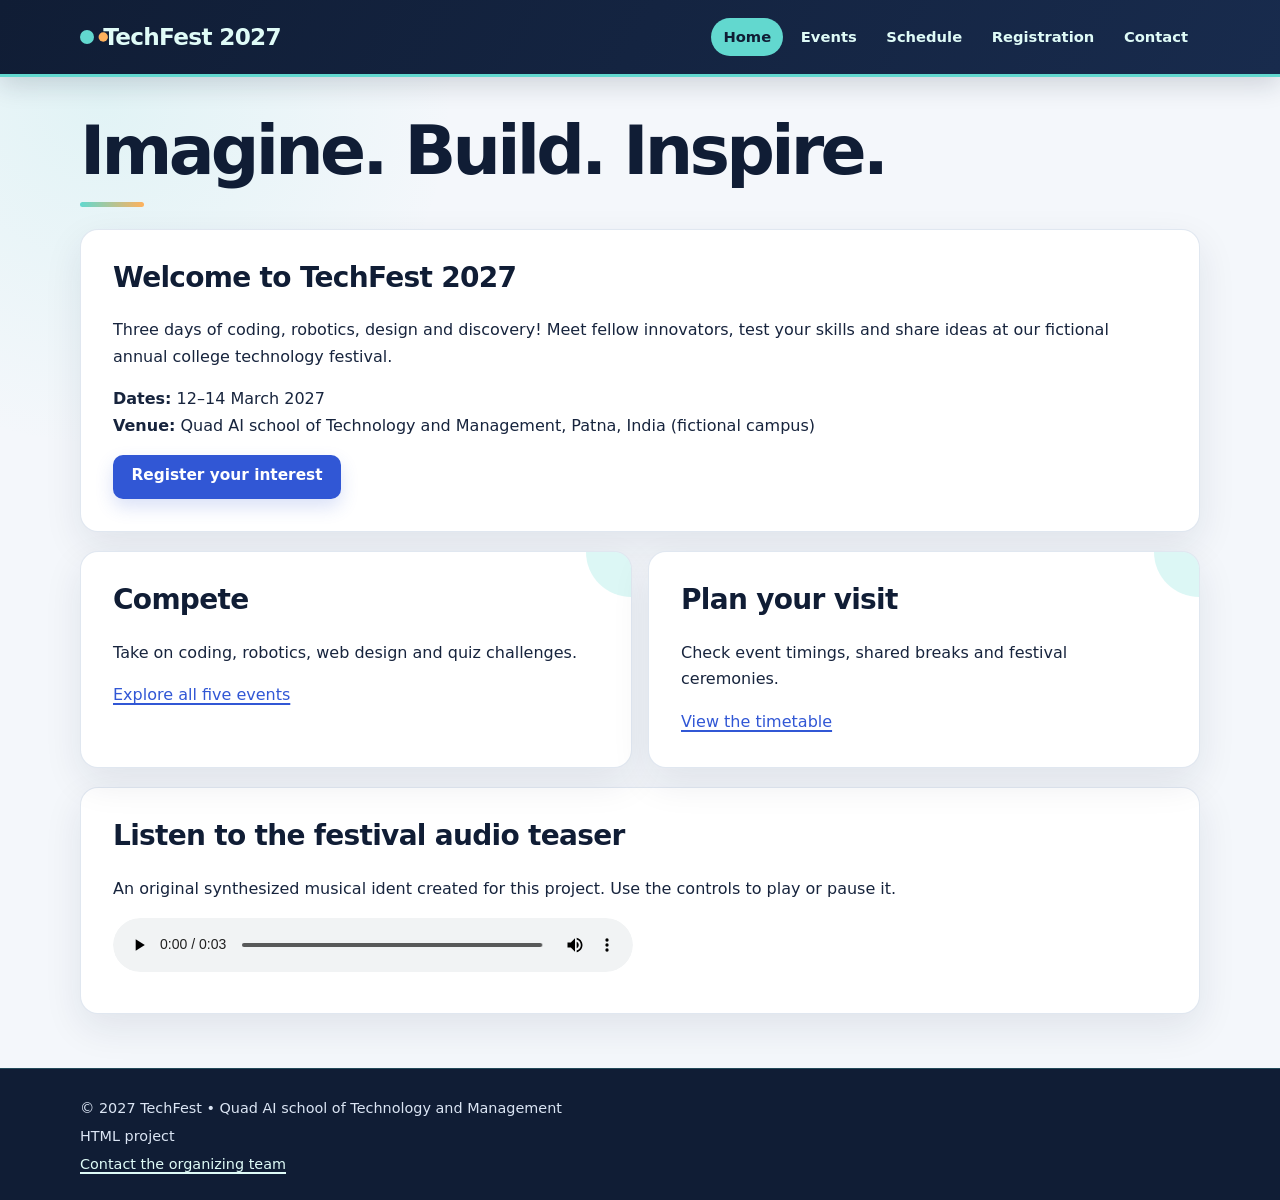
<file: Techfest/index.html>
<!doctype html>
<html lang="en">
  <head>
    <meta charset="UTF-8" />
    <meta name="viewport" content="width=device-width, initial-scale=1" />
    <meta
      name="description"
      content="TechFest 2027"
    />
    <title>Home | TechFest 2027</title>
    <link rel="icon" href="assets/festival.svg" type="image/svg+xml" />
    <link rel="stylesheet" href="assets/style.css" />
    <script src="assets/script.js" defer></script>
  </head>
  <body>
    <a class="skip" href="#main">Skip to main content</a>
    <header>
      <a class="brand" href="index.html">TechFest 2027</a>
      <nav aria-label="Main navigation">
        <ul>
          <li><a href="index.html" aria-current="page">Home</a></li>
          <li><a href="events.html">Events</a></li>
          <li><a href="schedule.html">Schedule</a></li>
          <li><a href="register.html">Registration</a></li>
          <li><a href="contact.html">Contact</a></li>
        </ul>
      </nav>
    </header>
    <main id="main">
      <h1>Imagine. Build. Inspire.</h1>
      <section>
        <h2>Welcome to TechFest 2027</h2>
        <p>
          Three days of coding, robotics, design and discovery! Meet fellow
          innovators, test your skills and share ideas at our fictional annual
          college technology festival.
        </p>
        <p>
          <strong>Dates:</strong> 12–14 March 2027<br /><strong>Venue:</strong>
          Quad AI school of Technology and Management, Patna, India (fictional campus)
        </p>
        <a class="button" href="register.html">Register your interest</a>
      </section>
      <div class="grid">
        <section>
          <h2>Compete</h2>
          <p>Take on coding, robotics, web design and quiz challenges.</p>
          <a href="events.html">Explore all five events</a>
        </section>
        <section>
          <h2>Plan your visit</h2>
          <p>Check event timings, shared breaks and festival ceremonies.</p>
          <a href="schedule.html">View the timetable</a>
        </section>
      </div>
      <section>
        <h2>Listen to the festival audio teaser</h2>
        <p>
          An original synthesized musical ident created for this project. Use
          the controls to play or pause it.
        </p>
        <audio controls preload="metadata">
          <source src="assets/teaser.wav" type="audio/wav" />
          Your browser does not support embedded audio.
          <a href="assets/teaser.wav">Download the audio teaser</a>.
        </audio>
      </section>
    </main>
    <footer>
      <p>© 2027 TechFest • Quad AI school of Technology and Management</p>
      <p>HTML project</p>
      <a href="contact.html">Contact the organizing team</a>
    </footer>
  </body>
</html>
</file>
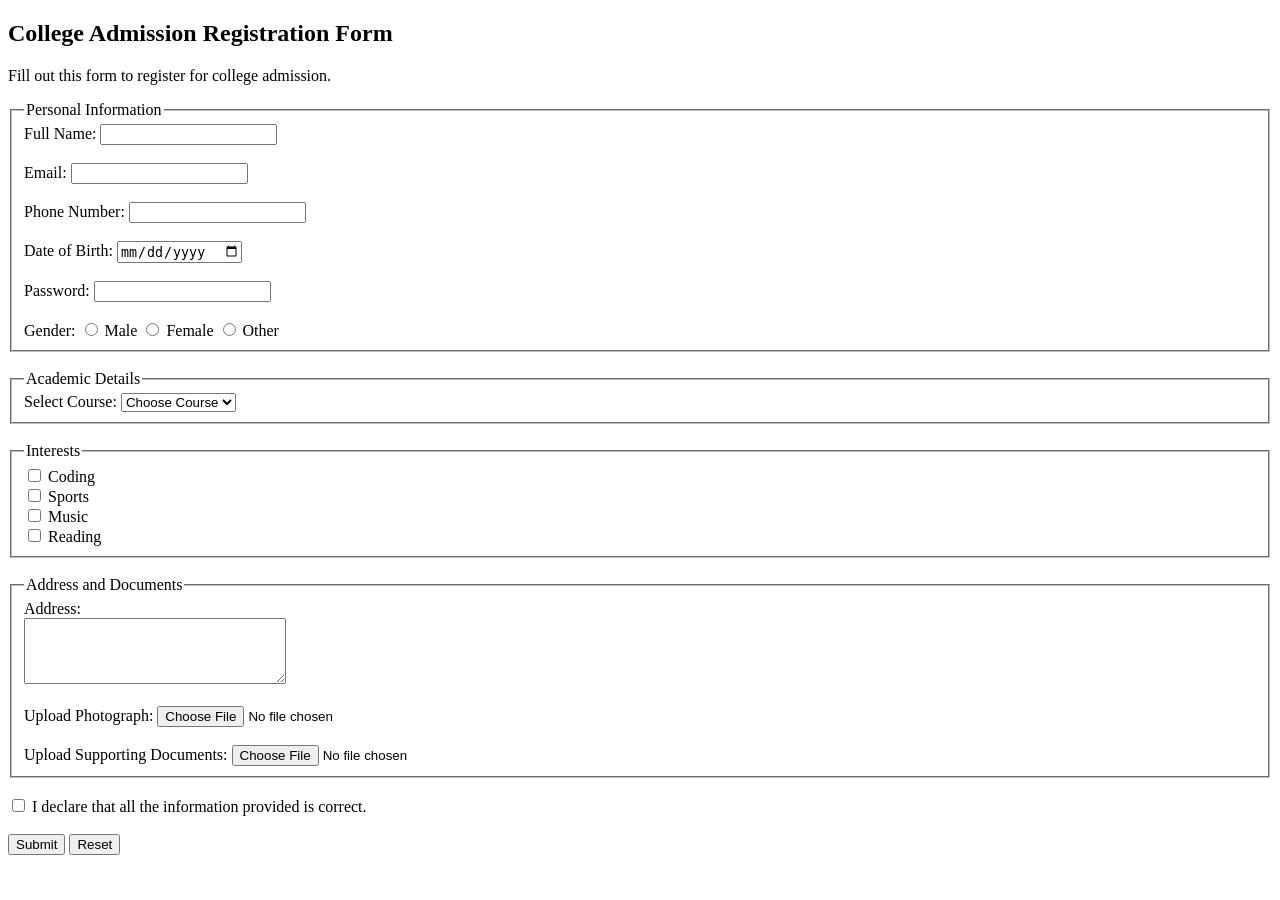
<file: Admission_form.html>
<!DOCTYPE html>
<html lang="en">
<head>
    <meta charset="UTF-8">
    <meta name="viewport" content="width=device-width, initial-scale=1.0">
    <title>Collage Admission Form</title>
</head>
<body>
    <h2>College Admission Registration Form</h2>
    <p>Fill out this form to register for college admission.</p>

    <form>

        <fieldset>
            <legend>Personal Information</legend>

            Full Name:
            <input type="text" name="fullname" required>
            <br><br>

            Email:
            <input type="email" name="email" required>
            <br><br>

            Phone Number:
            <input type="tel" name="phone" required>
            <br><br>

            Date of Birth:
            <input type="date" name="dob" required>
            <br><br>

            Password:
            <input type="password" name="password" required>
            <br><br>

            Gender:
            <input type="radio" name="gender" value="Male"> Male
            <input type="radio" name="gender" value="Female"> Female
            <input type="radio" name="gender" value="Other"> Other

        </fieldset>

        <br>

        <fieldset>
            <legend>Academic Details</legend>

            Select Course:
            <select name="course" required>
                <option value="">Choose Course</option>
                <option>B.Tech CSE</option>
                <option>B.Tech AI/ML</option>
                <option>BBA</option>
                <option>BCA</option>
            </select>

        </fieldset>

        <br>

        <fieldset>
            <legend>Interests</legend>

            <input type="checkbox" name="interest" value="Coding"> Coding
            <br>
            <input type="checkbox" name="interest" value="Sports"> Sports
            <br>
            <input type="checkbox" name="interest" value="Music"> Music
            <br>
            <input type="checkbox" name="interest" value="Reading"> Reading

        </fieldset>

        <br>

        <fieldset>
            <legend>Address and Documents</legend>

            Address:
            <br>
            <textarea name="address" rows="4" cols="30"></textarea>
            <br><br>

            Upload Photograph:
            <input type="file" name="photo">
            <br><br>

            Upload Supporting Documents:
            <input type="file" name="documents">

        </fieldset>

        <br>

        <input type="checkbox" name="declaration" required>
        I declare that all the information provided is correct.

        <br><br>

        <input type="submit" value="Submit">
        <input type="reset" value="Reset">

    </form>
</body>
</html>
</file>
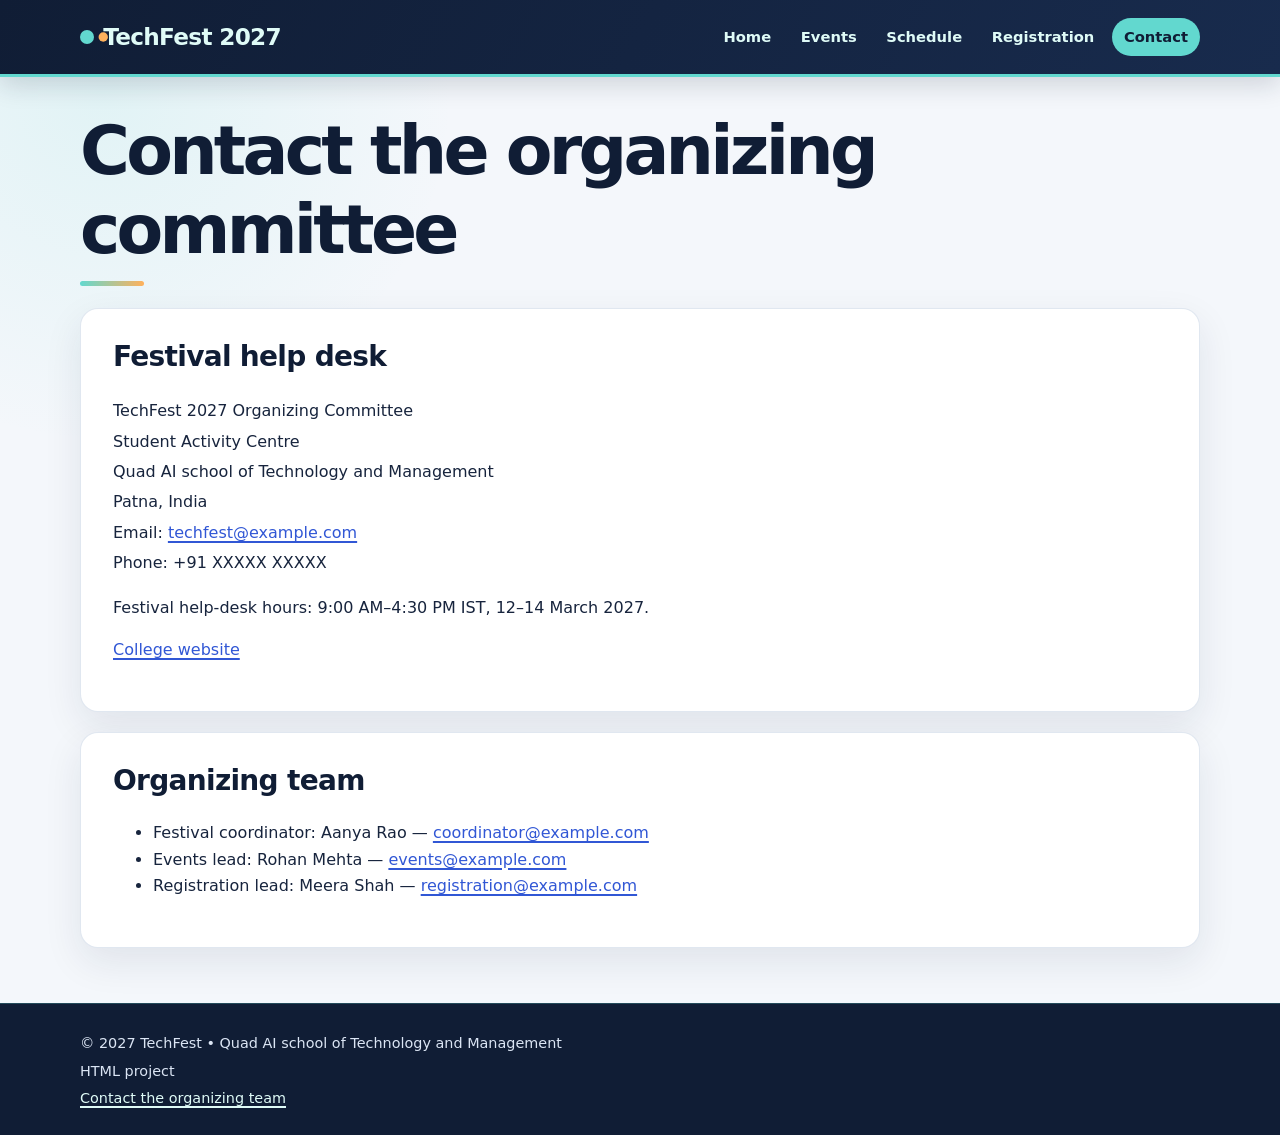
<file: Techfest/contact.html>
<!doctype html>
<html lang="en">
  <head>
    <meta charset="UTF-8" />
    <meta name="viewport" content="width=device-width, initial-scale=1" />
    <meta
      name="description"
      content="TechFest 2027 — a fictional college technology festival website."
    />
    <title>Contact | TechFest 2027</title>
    <link rel="icon" href="assets/festival.svg" type="image/svg+xml" />
    <link rel="stylesheet" href="assets/style.css" />
    <script src="assets/script.js" defer></script>
  </head>
  <body>
    <a class="skip" href="#main">Skip to main content</a>
    <header>
      <a class="brand" href="index.html">TechFest 2027</a>
      <nav aria-label="Main navigation">
        <ul>
          <li><a href="index.html">Home</a></li>
          <li><a href="events.html">Events</a></li>
          <li><a href="schedule.html">Schedule</a></li>
          <li><a href="register.html">Registration</a></li>
          <li><a href="contact.html" aria-current="page">Contact</a></li>
        </ul>
      </nav>
    </header>
    <main id="main">
      <h1>Contact the organizing committee</h1>
      <section>
        <h2>Festival help desk</h2>
        <address>
          TechFest 2027 Organizing Committee<br />Student Activity Centre<br />Quad AI school of Technology and Management<br />Patna, India<br />Email:
          <a href="mailto:techfest@example.com">techfest@example.com</a
          ><br />Phone: +91 XXXXX XXXXX
        </address>
        <p>Festival help-desk hours: 9:00 AM–4:30 PM IST, 12–14 March 2027.</p>
        <p>
          <a
            href="https://www.quadcse.com/"
            target="_blank"
            rel="noopener noreferrer"
            >College website</a
          >
        </p>
      </section>
      <section>
        <h2>Organizing team</h2>
        <ul>
          <li>
            Festival coordinator: Aanya Rao —
            <a href="mailto:coordinator@example.com">coordinator@example.com</a>
          </li>
          <li>
            Events lead: Rohan Mehta —
            <a href="mailto:events@example.com">events@example.com</a>
          </li>
          <li>
            Registration lead: Meera Shah —
            <a href="mailto:registration@example.com"
              >registration@example.com</a
            >
          </li>
        </ul>
      </section>
    </main>
    <footer>
      <p>© 2027 TechFest • Quad AI school of Technology and Management</p>
      <p>HTML project</p>
      <a href="contact.html">Contact the organizing team</a>
    </footer>
  </body>
</html>
</file>
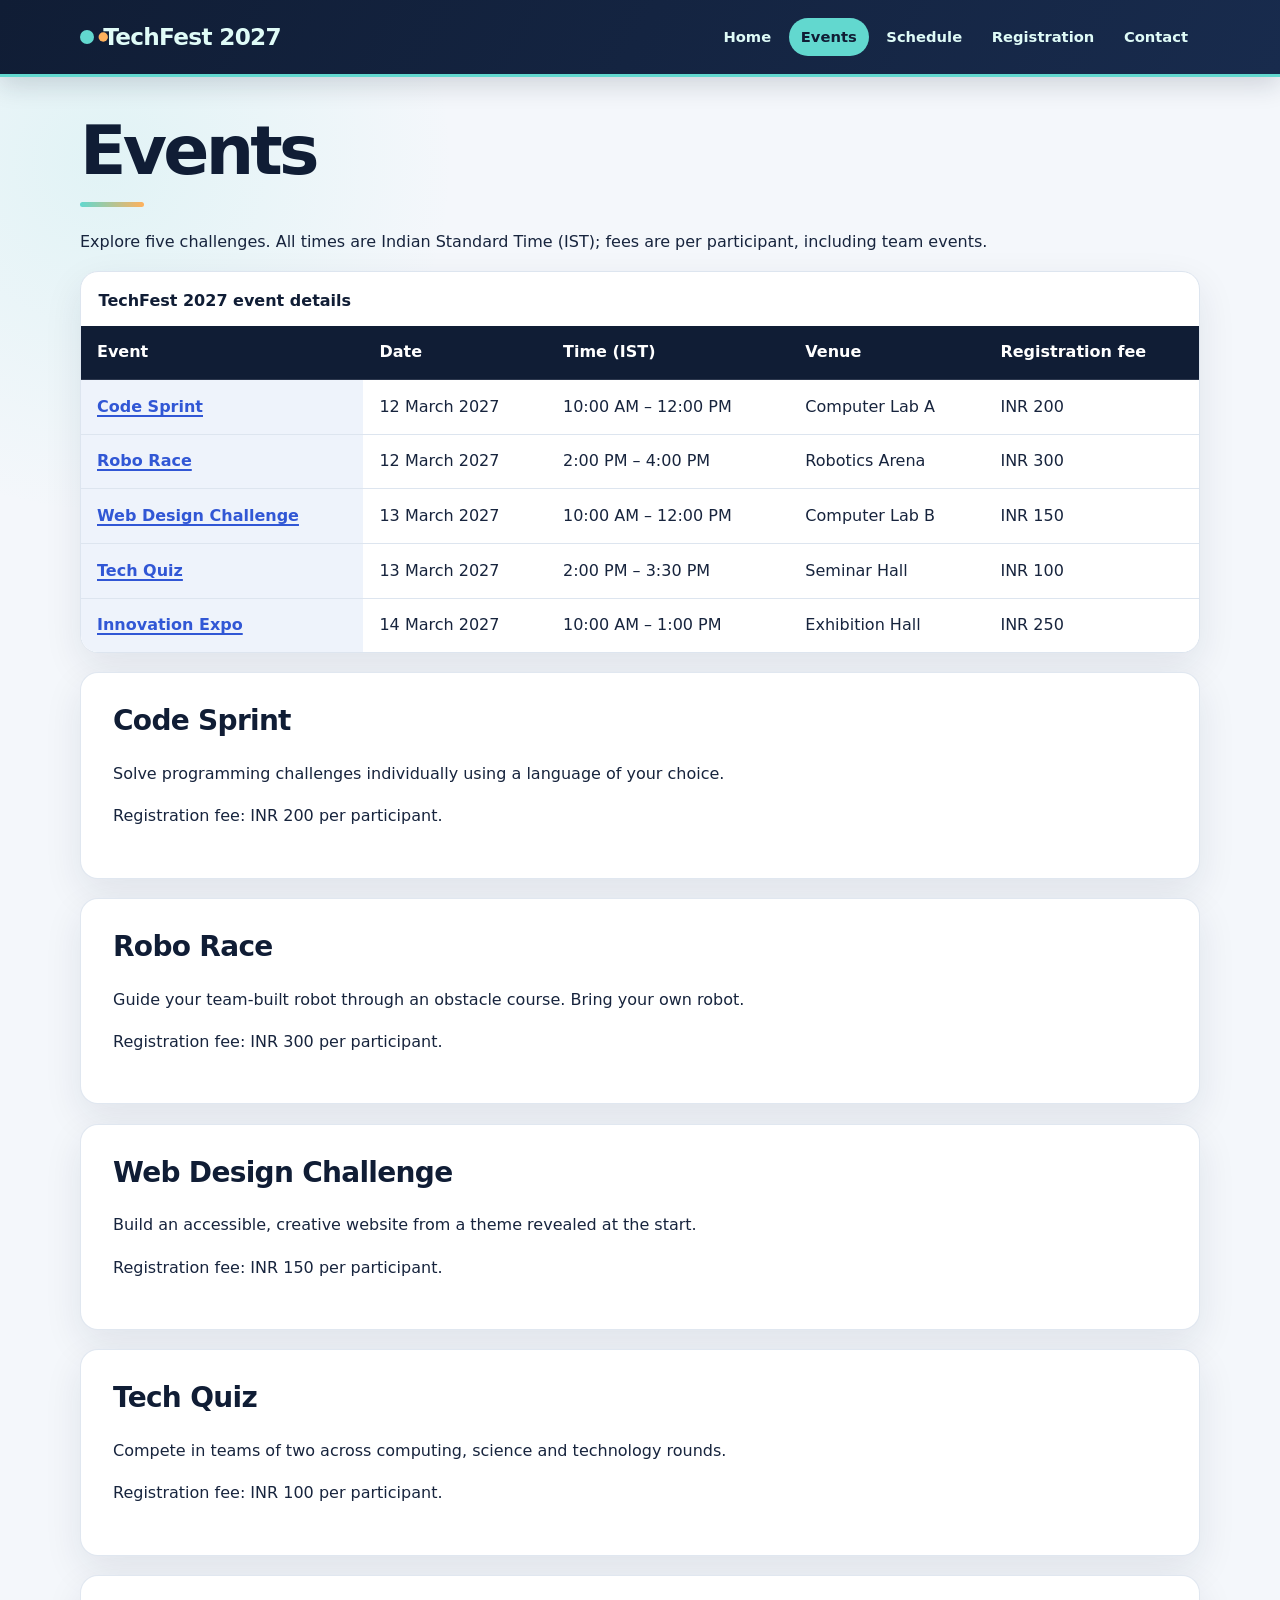
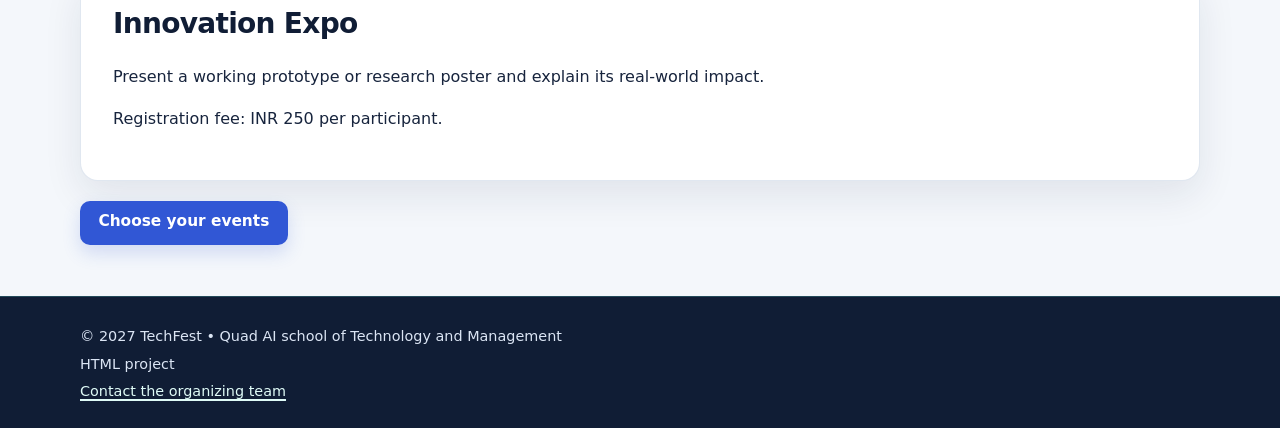
<file: Techfest/events.html>
<!doctype html>
<html lang="en">
  <head>
    <meta charset="UTF-8" />
    <meta name="viewport" content="width=device-width, initial-scale=1" />
    <meta
      name="description"
      content="TechFest 2027 — a fictional college technology festival website."
    />
    <title>Events | TechFest 2027</title>
    <link rel="icon" href="assets/festival.svg" type="image/svg+xml" />
    <link rel="stylesheet" href="assets/style.css" />
    <script src="assets/script.js" defer></script>
  </head>
  <body>
    <a class="skip" href="#main">Skip to main content</a>
    <header>
      <a class="brand" href="index.html">TechFest 2027</a>
      <nav aria-label="Main navigation">
        <ul>
          <li><a href="index.html">Home</a></li>
          <li><a href="events.html" aria-current="page">Events</a></li>
          <li><a href="schedule.html">Schedule</a></li>
          <li><a href="register.html">Registration</a></li>
          <li><a href="contact.html">Contact</a></li>
        </ul>
      </nav>
    </header>
    <main id="main">
      <h1>Events</h1>
      <p>
        Explore five challenges. All times are Indian Standard Time (IST); fees
        are per participant, including team events.
      </p>
      <div class="scroll">
        <table>
          <caption>
            TechFest 2027 event details
          </caption>
          <thead>
            <tr>
              <th scope="col">Event</th>
              <th scope="col">Date</th>
              <th scope="col">Time (IST)</th>
              <th scope="col">Venue</th>
              <th scope="col">Registration fee</th>
            </tr>
          </thead>
          <tbody>
            <tr>
              <th scope="row"><a href="#1">Code Sprint</a></th>
              <td>12 March 2027</td>
              <td>10:00 AM – 12:00 PM</td>
              <td>Computer Lab A</td>
              <td>INR 200</td>
            </tr>
            <tr>
              <th scope="row"><a href="#2">Robo Race</a></th>
              <td>12 March 2027</td>
              <td>2:00 PM – 4:00 PM</td>
              <td>Robotics Arena</td>
              <td>INR 300</td>
            </tr>
            <tr>
              <th scope="row"><a href="#3">Web Design Challenge</a></th>
              <td>13 March 2027</td>
              <td>10:00 AM – 12:00 PM</td>
              <td>Computer Lab B</td>
              <td>INR 150</td>
            </tr>
            <tr>
              <th scope="row"><a href="#4">Tech Quiz</a></th>
              <td>13 March 2027</td>
              <td>2:00 PM – 3:30 PM</td>
              <td>Seminar Hall</td>
              <td>INR 100</td>
            </tr>
            <tr>
              <th scope="row"><a href="#5">Innovation Expo</a></th>
              <td>14 March 2027</td>
              <td>10:00 AM – 1:00 PM</td>
              <td>Exhibition Hall</td>
              <td>INR 250</td>
            </tr>
          </tbody>
        </table>
      </div>
      <section id="1">
        <h2>Code Sprint</h2>
        <p>
          Solve programming challenges individually using a language of your
          choice.
        </p>
        <p>Registration fee: INR 200 per participant.</p>
      </section>
      <section id="2">
        <h2>Robo Race</h2>
        <p>
          Guide your team-built robot through an obstacle course. Bring your own
          robot.
        </p>
        <p>Registration fee: INR 300 per participant.</p>
      </section>
      <section id="3">
        <h2>Web Design Challenge</h2>
        <p>
          Build an accessible, creative website from a theme revealed at the
          start.
        </p>
        <p>Registration fee: INR 150 per participant.</p>
      </section>
      <section id="4">
        <h2>Tech Quiz</h2>
        <p>
          Compete in teams of two across computing, science and technology
          rounds.
        </p>
        <p>Registration fee: INR 100 per participant.</p>
      </section>
      <section id="5">
        <h2>Innovation Expo</h2>
        <p>
          Present a working prototype or research poster and explain its
          real-world impact.
        </p>
        <p>Registration fee: INR 250 per participant.</p>
      </section>
      <p><a class="button" href="register.html">Choose your events</a></p>
    </main>
    <footer>
      <p>© 2027 TechFest • Quad AI school of Technology and Management</p>
      <p>HTML project</p>
      <a href="contact.html">Contact the organizing team</a>
    </footer>
  </body>
</html>
</file>
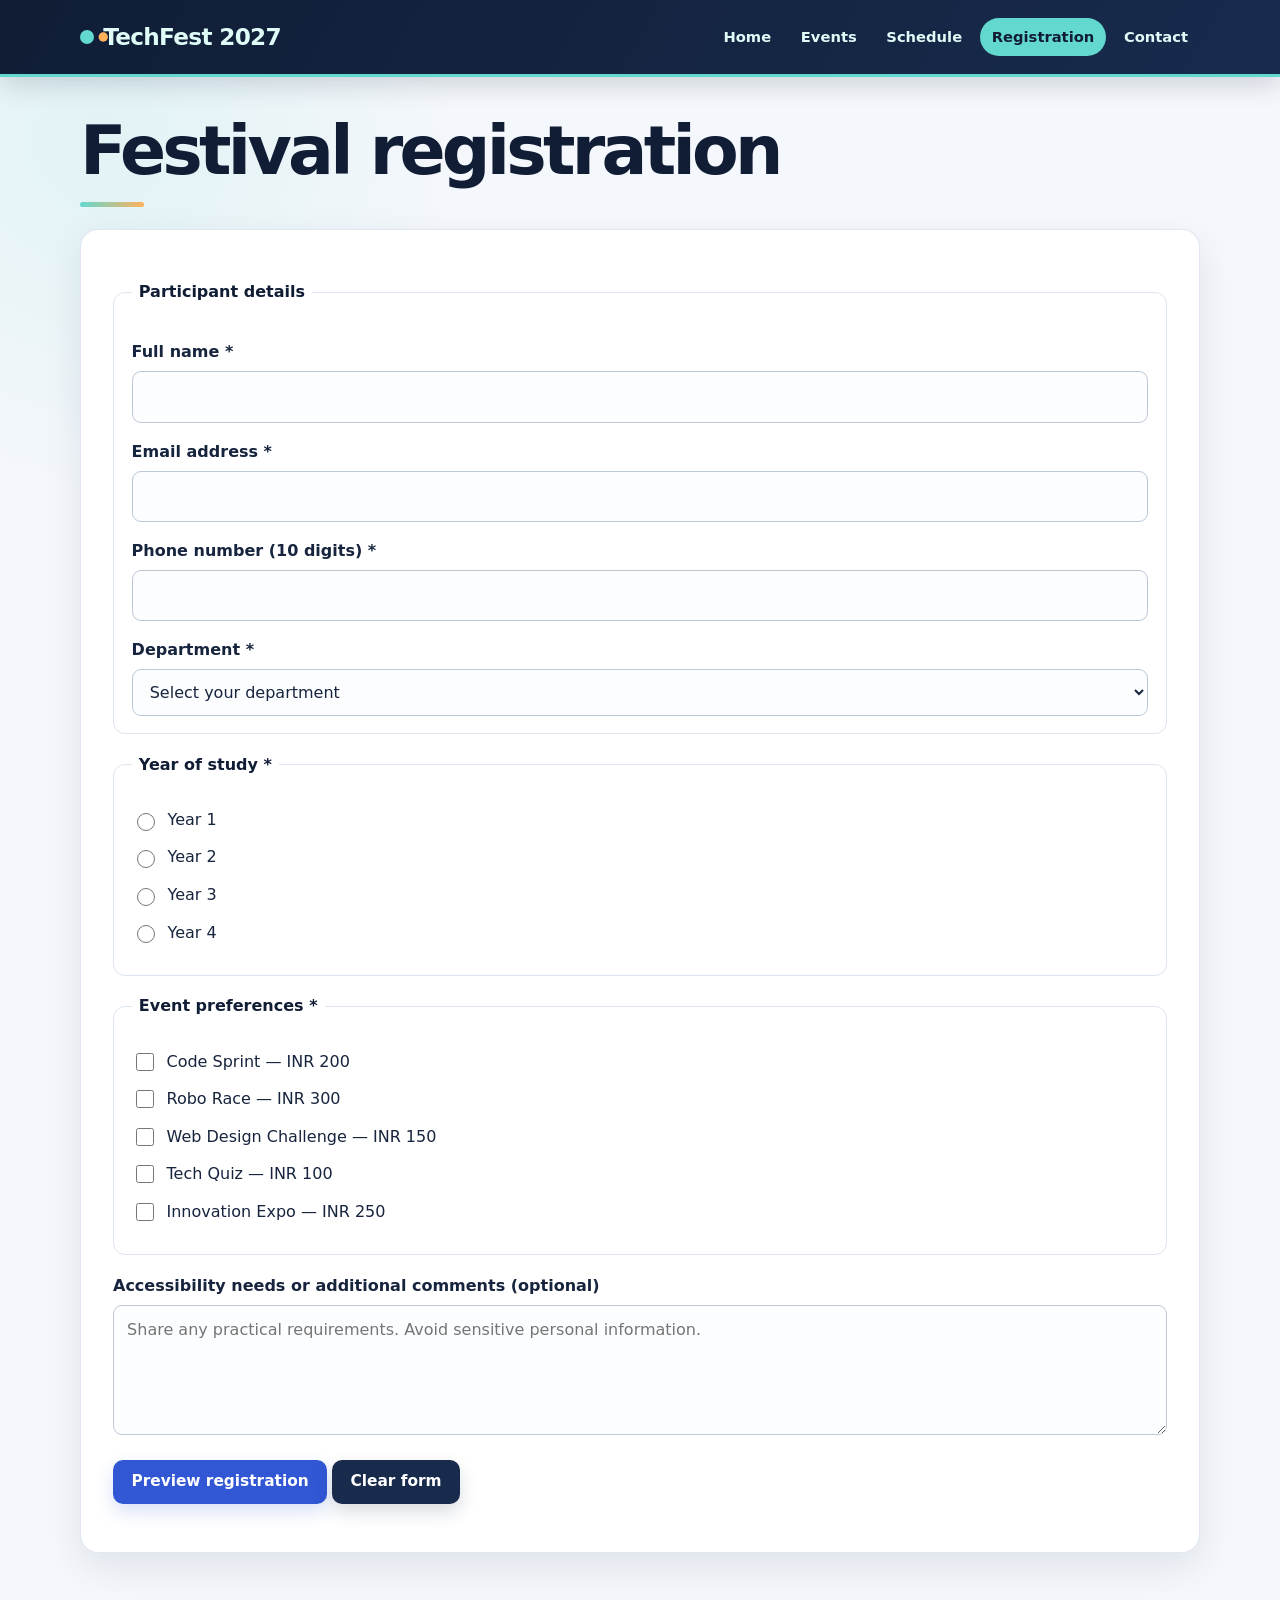
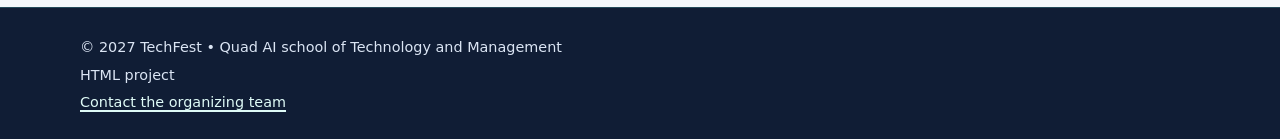
<file: Techfest/register.html>
<!doctype html>
<html lang="en">
  <head>
    <meta charset="UTF-8" />
    <meta name="viewport" content="width=device-width, initial-scale=1" />
    <meta
      name="description"
      content="TechFest 2027 — a fictional college technology festival website."
    />
    <title>Registration | TechFest 2027</title>
    <link rel="icon" href="assets/festival.svg" type="image/svg+xml" />
    <link rel="stylesheet" href="assets/style.css" />
    <script src="assets/script.js" defer></script>
  </head>
  <body>
    <a class="skip" href="#main">Skip to main content</a>
    <header>
      <a class="brand" href="index.html">TechFest 2027</a>
      <nav aria-label="Main navigation">
        <ul>
          <li><a href="index.html">Home</a></li>
          <li><a href="events.html">Events</a></li>
          <li><a href="schedule.html">Schedule</a></li>
          <li><a href="register.html" aria-current="page">Registration</a></li>
          <li><a href="contact.html">Contact</a></li>
        </ul>
      </nav>
    </header>
    <main id="main">
      <h1>Festival registration</h1>
      <form id="registration-form">
        <fieldset>
          <legend>Participant details</legend>
          <label class="field" for="name">Full name *</label
          ><input
            id="name"
            name="name"
            autocomplete="name"
            maxlength="100"
            required
          /><label class="field" for="email">Email address *</label
          ><input
            id="email"
            name="email"
            type="email"
            autocomplete="email"
            required
          /><label class="field" for="phone">Phone number (10 digits) *</label
          ><input
            id="phone"
            name="phone"
            type="tel"
            inputmode="numeric"
            autocomplete="tel-national"
            pattern="[0-9]{10}"
            title="Enter exactly 10 digits without spaces or country code"
            required
          /><label class="field" for="department">Department *</label
          ><select id="department" name="department" required>
            <option value="">Select your department</option>
            <option>Computer Science</option>
            <option>Information Technology</option>
            <option>Electronics and Communication</option>
            <option>Electrical Engineering</option>
            <option>Mechanical Engineering</option>
            <option>Civil Engineering</option>
            <option>Other</option>
          </select>
        </fieldset>
        <fieldset>
          <legend>Year of study *</legend>
          <label class="choice"
            ><input type="radio" name="year" value="1" required /> Year 1</label
          ><label class="choice"
            ><input type="radio" name="year" value="2" required /> Year 2</label
          ><label class="choice"
            ><input type="radio" name="year" value="3" required /> Year 3</label
          ><label class="choice"
            ><input type="radio" name="year" value="4" required /> Year 4</label
          >
        </fieldset>
        <fieldset id="event-choices">
          <legend>Event preferences *</legend>
          <label class="choice"
            ><input type="checkbox" name="events" value="Code Sprint" /> Code
            Sprint — INR 200</label
          ><label class="choice"
            ><input type="checkbox" name="events" value="Robo Race" /> Robo Race
            — INR 300</label
          ><label class="choice"
            ><input
              type="checkbox"
              name="events"
              value="Web Design Challenge"
            />
            Web Design Challenge — INR 150</label
          ><label class="choice"
            ><input type="checkbox" name="events" value="Tech Quiz" /> Tech Quiz
            — INR 100</label
          ><label class="choice"
            ><input type="checkbox" name="events" value="Innovation Expo" />
            Innovation Expo — INR 250</label
          >
        </fieldset>
        <label class="field" for="notes"
          >Accessibility needs or additional comments (optional)</label
        ><textarea
          id="notes"
          name="notes"
          rows="4"
          maxlength="1000"
          placeholder="Share any practical requirements. Avoid sensitive personal information."
        ></textarea>
        <p>
          <button type="submit">Preview registration</button>
          <button class="secondary" type="reset">Clear form</button>
        </p>
      </form>
      <section id="confirmation" role="status" aria-live="polite" hidden>
        <h2>Registration preview</h2>
        <p id="confirmation-text"></p>
      </section>
    </main>
    <footer>
      <p>© 2027 TechFest • Quad AI school of Technology and Management</p>
      <p>HTML project</p>
      <a href="contact.html">Contact the organizing team</a>
    </footer>
  </body>
</html>
</file>
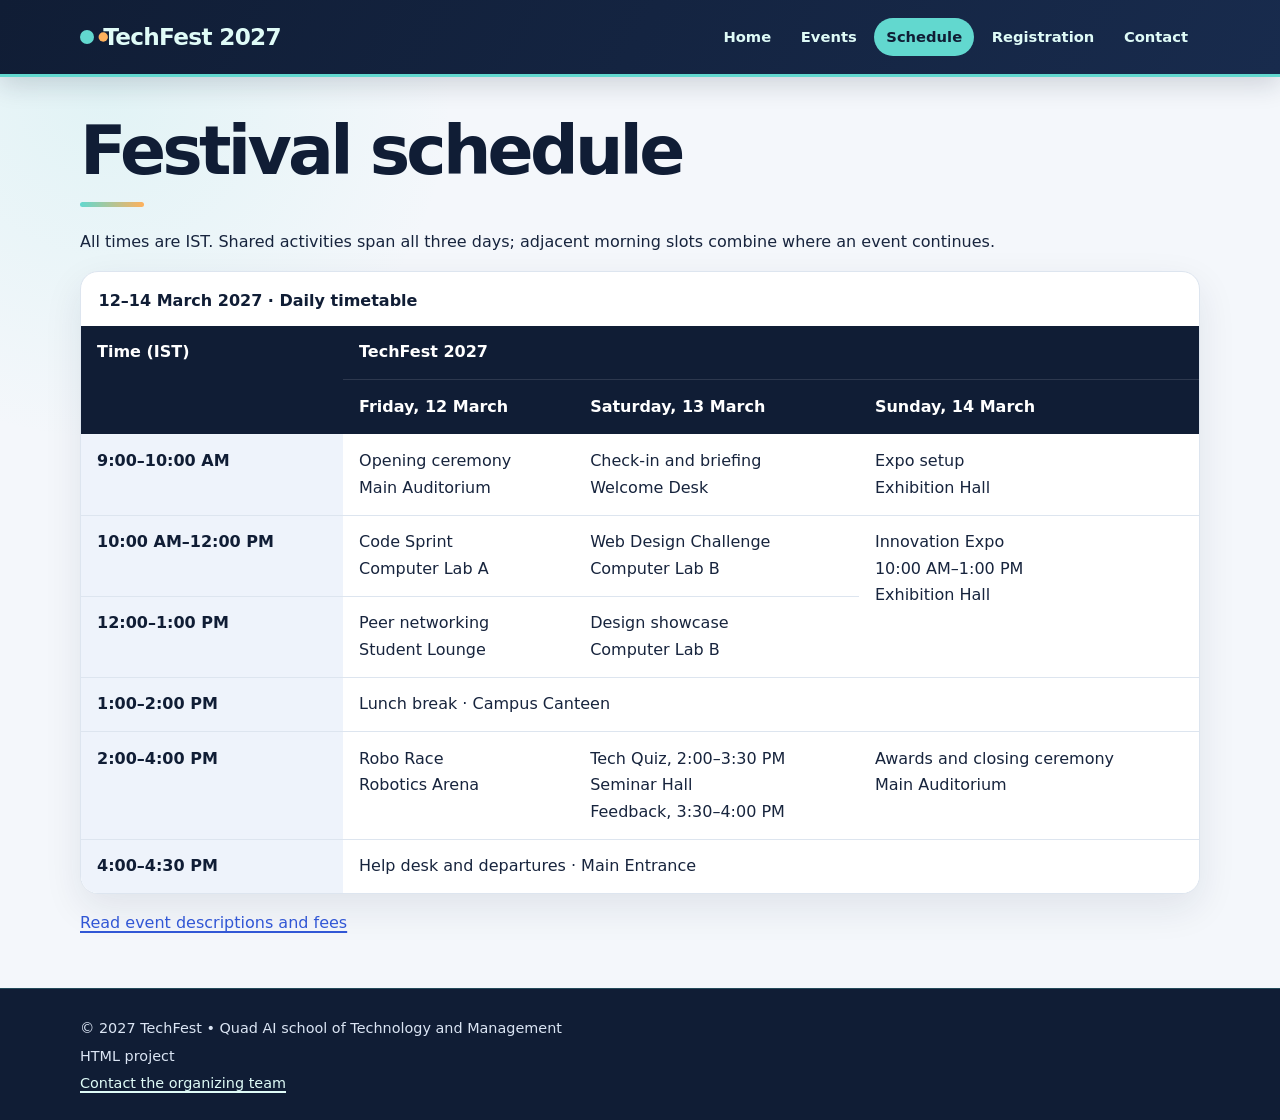
<file: Techfest/schedule.html>
<!doctype html>
<html lang="en">
  <head>
    <meta charset="UTF-8" />
    <meta name="viewport" content="width=device-width, initial-scale=1" />
    <meta
      name="description"
      content="TechFest 2027 — a fictional college technology festival website."
    />
    <title>Schedule | TechFest 2027</title>
    <link rel="icon" href="assets/festival.svg" type="image/svg+xml" />
    <link rel="stylesheet" href="assets/style.css" />
    <script src="assets/script.js" defer></script>
  </head>
  <body>
    <a class="skip" href="#main">Skip to main content</a>
    <header>
      <a class="brand" href="index.html">TechFest 2027</a>
      <nav aria-label="Main navigation">
        <ul>
          <li><a href="index.html">Home</a></li>
          <li><a href="events.html">Events</a></li>
          <li><a href="schedule.html" aria-current="page">Schedule</a></li>
          <li><a href="register.html">Registration</a></li>
          <li><a href="contact.html">Contact</a></li>
        </ul>
      </nav>
    </header>
    <main id="main">
      <h1>Festival schedule</h1>
      <p>
        All times are IST. Shared activities span all three days; adjacent
        morning slots combine where an event continues.
      </p>
      <div class="scroll">
        <table>
          <caption>
            12–14 March 2027 · Daily timetable
          </caption>
          <thead>
            <tr>
              <th scope="col" rowspan="2">Time (IST)</th>
              <th scope="colgroup" colspan="3">TechFest 2027</th>
            </tr>
            <tr>
              <th scope="col">Friday, 12 March</th>
              <th scope="col">Saturday, 13 March</th>
              <th scope="col">Sunday, 14 March</th>
            </tr>
          </thead>
          <tbody>
            <tr>
              <th scope="row">9:00–10:00 AM</th>
              <td>Opening ceremony<br />Main Auditorium</td>
              <td>Check-in and briefing<br />Welcome Desk</td>
              <td>Expo setup<br />Exhibition Hall</td>
            </tr>
            <tr>
              <th scope="row">10:00 AM–12:00 PM</th>
              <td>Code Sprint<br />Computer Lab A</td>
              <td>Web Design Challenge<br />Computer Lab B</td>
              <td rowspan="2">
                Innovation Expo<br />10:00 AM–1:00 PM<br />Exhibition Hall
              </td>
            </tr>
            <tr>
              <th scope="row">12:00–1:00 PM</th>
              <td>Peer networking<br />Student Lounge</td>
              <td>Design showcase<br />Computer Lab B</td>
            </tr>
            <tr>
              <th scope="row">1:00–2:00 PM</th>
              <td colspan="3">Lunch break · Campus Canteen</td>
            </tr>
            <tr>
              <th scope="row">2:00–4:00 PM</th>
              <td>Robo Race<br />Robotics Arena</td>
              <td>
                Tech Quiz, 2:00–3:30 PM<br />Seminar Hall<br />Feedback,
                3:30–4:00 PM
              </td>
              <td>Awards and closing ceremony<br />Main Auditorium</td>
            </tr>
            <tr>
              <th scope="row">4:00–4:30 PM</th>
              <td colspan="3">Help desk and departures · Main Entrance</td>
            </tr>
          </tbody>
        </table>
      </div>
      <p><a href="events.html">Read event descriptions and fees</a></p>
    </main>
    <footer>
      <p>© 2027 TechFest • Quad AI school of Technology and Management</p>
      <p>HTML project</p>
      <a href="contact.html">Contact the organizing team</a>
    </footer>
  </body>
</html>
</file>
<file: Techfest/assets/style.css>
:root {
  --ink: #17243d;
  --muted: #64718a;
  --navy: #101d35;
  --navy-2: #182b4d;
  --blue: #3157d5;
  --cyan: #62d8cf;
  --orange: #ffb15c;
  --canvas: #f4f7fb;
  --surface: #ffffff;
  --line: #dde5ef;
  --radius: 18px;
  --shadow: 0 14px 38px rgba(23, 36, 61, 0.09);
}

* {
  box-sizing: border-box;
}

html {
  scroll-behavior: smooth;
}

body {
  min-height: 100vh;
  margin: 0;
  display: flex;
  flex-direction: column;
  font: 16px/1.65 Inter, ui-sans-serif, system-ui, -apple-system, BlinkMacSystemFont, "Segoe UI", sans-serif;
  color: var(--ink);
  background:
    radial-gradient(circle at 8% 8%, rgba(98, 216, 207, 0.13), transparent 22rem),
    var(--canvas);
}

a {
  color: var(--blue);
  text-decoration-thickness: 1.5px;
  text-underline-offset: 3px;
}

a:hover {
  text-decoration-thickness: 3px;
}

a:focus-visible,
button:focus-visible,
input:focus-visible,
select:focus-visible,
textarea:focus-visible {
  outline: 3px solid var(--orange);
  outline-offset: 3px;
}

header {
  position: relative;
  z-index: 20;
  padding: 1.1rem max(5%, calc((100vw - 1120px) / 2));
  color: white;
  background: linear-gradient(120deg, var(--navy), var(--navy-2));
  border-bottom: 3px solid var(--cyan);
  box-shadow: 0 8px 24px rgba(16, 29, 53, 0.16);
}

header,
footer {
  width: 100%;
}

header a,
footer a {
  color: #dffbf7;
}

.brand {
  display: inline-block;
  font-size: 1.45rem;
  font-weight: 850;
  letter-spacing: -0.03em;
  text-decoration: none;
}

.brand::before {
  content: "";
  display: inline-block;
  width: 0.62em;
  height: 0.62em;
  margin-right: 0.55rem;
  border-radius: 50%;
  background: var(--cyan);
  box-shadow: 0.7em 0 0 -0.1em var(--orange);
  vertical-align: 0.02em;
}

nav ul {
  display: flex;
  gap: 0.35rem;
  flex-wrap: wrap;
  margin: 0.8rem 0 0;
  padding: 0;
  list-style: none;
}

nav a {
  display: block;
  padding: 0.45rem 0.75rem;
  border-radius: 999px;
  font-size: 0.92rem;
  font-weight: 750;
  text-decoration: none;
  transition: background 160ms ease, color 160ms ease, transform 160ms ease;
}

nav a:hover {
  transform: translateY(-1px);
  background: rgba(255, 255, 255, 0.1);
  color: white;
}

nav a[aria-current="page"] {
  background: var(--cyan);
  color: var(--navy);
}

main {
  width: min(1120px, calc(100% - 2.4rem));
  min-height: 65vh;
  margin: 2.2rem auto;
  flex: 1;
}

h1,
h2,
h3 {
  line-height: 1.16;
  color: var(--navy);
}

h1 {
  margin: 0 0 1.35rem;
  max-width: 820px;
  font-size: clamp(2.25rem, 6vw, 4.25rem);
  letter-spacing: -0.055em;
}

h1::after {
  content: "";
  display: block;
  width: 64px;
  height: 5px;
  margin-top: 0.7rem;
  border-radius: 999px;
  background: linear-gradient(90deg, var(--cyan), var(--orange));
}

h2 {
  margin-top: 0;
  font-size: clamp(1.35rem, 3vw, 1.75rem);
  letter-spacing: -0.025em;
}

h3 {
  margin-top: 0;
}

section,
.card,
form {
  margin: 1.2rem 0;
  padding: clamp(1.25rem, 3vw, 2rem);
  border: 1px solid rgba(221, 229, 239, 0.9);
  border-radius: var(--radius);
  background: var(--surface);
  box-shadow: var(--shadow);
}

main > section {
  scroll-margin-top: 1.5rem;
}

.hero {
  width: 100%;
  height: auto;
  border-radius: var(--radius);
  box-shadow: var(--shadow);
}

.grid {
  display: grid;
  grid-template-columns: repeat(auto-fit, minmax(230px, 1fr));
  gap: 1rem;
}

.grid section {
  position: relative;
  margin: 0;
  overflow: hidden;
  transition: transform 180ms ease, box-shadow 180ms ease;
}

.grid section::before {
  content: "";
  position: absolute;
  width: 90px;
  height: 90px;
  right: -45px;
  top: -45px;
  border-radius: 50%;
  background: rgba(98, 216, 207, 0.22);
}

.grid section:hover {
  transform: translateY(-4px);
  box-shadow: 0 18px 44px rgba(23, 36, 61, 0.13);
}

.button,
button {
  display: inline-block;
  min-height: 44px;
  border: 0;
  border-radius: 10px;
  padding: 0.72rem 1.15rem;
  background: var(--blue);
  color: white;
  font-family: inherit;
  font-size: 0.96rem;
  font-weight: 800;
  line-height: 1.2;
  text-decoration: none;
  cursor: pointer;
  box-shadow: 0 8px 18px rgba(49, 87, 213, 0.18);
  transition: transform 150ms ease, background 150ms ease, box-shadow 150ms ease;
}

.button:hover,
button:hover {
  transform: translateY(-2px);
  background: #2448bd;
  box-shadow: 0 11px 24px rgba(49, 87, 213, 0.24);
}

.button:active,
button:active {
  transform: translateY(0);
}

.secondary {
  background: var(--navy-2);
  box-shadow: 0 8px 18px rgba(24, 43, 77, 0.16);
}

.secondary:hover {
  background: var(--navy);
}

.scroll {
  overflow-x: auto;
  border: 1px solid var(--line);
  border-radius: var(--radius);
  background: white;
  box-shadow: var(--shadow);
}

table {
  width: 100%;
  border-collapse: collapse;
  background: white;
}

caption {
  padding: 1rem 1.1rem 0.7rem;
  text-align: left;
  font-weight: 800;
  color: var(--navy);
}

th,
td {
  border-bottom: 1px solid var(--line);
  padding: 0.85rem 1rem;
  text-align: left;
  vertical-align: top;
}

thead {
  background: var(--navy);
  color: white;
}

thead th {
  border-color: rgba(255, 255, 255, 0.12);
  color: white;
  white-space: nowrap;
}

tbody tr {
  transition: background 150ms ease;
}

tbody tr:hover {
  background: #f3f7ff;
}

tbody th {
  background: #eef3fb;
  color: var(--navy);
}

tbody tr:last-child th,
tbody tr:last-child td {
  border-bottom: 0;
}

fieldset {
  margin: 1.1rem 0;
  border: 1px solid var(--line);
  border-radius: 12px;
  padding: 1.1rem;
}

legend {
  padding: 0 0.45rem;
  font-weight: 800;
  color: var(--navy);
}

label.field {
  display: block;
  margin: 1rem 0 0.35rem;
  font-weight: 750;
}

input:not([type="radio"]):not([type="checkbox"]),
select,
textarea {
  width: 100%;
  min-height: 46px;
  border: 1px solid #bdc8d8;
  border-radius: 9px;
  padding: 0.72rem 0.82rem;
  background: #fbfdff;
  color: var(--ink);
  font: inherit;
  transition: border 150ms ease, box-shadow 150ms ease, background 150ms ease;
}

textarea {
  min-height: 120px;
  resize: vertical;
}

input:not([type="radio"]):not([type="checkbox"]):focus,
select:focus,
textarea:focus {
  border-color: var(--blue);
  background: white;
  box-shadow: 0 0 0 4px rgba(49, 87, 213, 0.1);
}

.choice {
  display: flex;
  align-items: center;
  gap: 0.62rem;
  margin: 0.7rem 0;
  cursor: pointer;
}

.choice input {
  width: 18px;
  height: 18px;
  accent-color: var(--blue);
}

audio {
  width: 100%;
  max-width: 520px;
  border-radius: 999px;
}

.note {
  border-left: 5px solid var(--blue);
  border-radius: 10px;
  padding: 0.9rem 1.1rem;
  background: #edf3ff;
  box-shadow: none;
}

.skip {
  position: fixed;
  left: -9999px;
  top: 0.8rem;
  z-index: 100;
  border-radius: 8px;
  background: white;
  padding: 0.8rem 1rem;
  font-weight: 800;
  box-shadow: var(--shadow);
}

.skip:focus {
  left: 1rem;
}

address {
  font-style: normal;
  line-height: 1.9;
}

#confirmation {
  border-left: 5px solid #27a68a;
  background: #edfaf6;
}

iframe {
  width: 100%;
  max-width: 720px;
  border: 0;
  aspect-ratio: 16 / 9;
}

footer {
  margin-top: auto;
  padding: 1.5rem max(5%, calc((100vw - 1120px) / 2));
  border-top: 1px solid rgba(98, 216, 207, 0.24);
  background: var(--navy);
  color: #dbe5f4;
  font-size: 0.9rem;
}

footer p {
  margin: 0.25rem 0;
}

@media (min-width: 760px) {
  header {
    display: flex;
    align-items: center;
    justify-content: space-between;
  }

  nav ul {
    margin: 0;
  }
}

@media (max-width: 600px) {
  body {
    font-size: 15px;
  }

  main {
    width: min(100% - 1.5rem, 1120px);
    margin: 1.4rem auto;
  }

  header {
    padding-inline: 1rem;
  }

  nav {
    margin-top: 0.4rem;
  }

  nav ul {
    gap: 0.15rem;
  }

  nav a {
    padding: 0.38rem 0.55rem;
  }

  section,
  form,
  .card {
    padding: 1.1rem;
  }

  th,
  td {
    min-width: 120px;
    padding: 0.65rem 0.7rem;
  }

  .button,
  button {
    width: 100%;
    text-align: center;
  }

  form p .button,
  form p button {
    margin-bottom: 0.55rem;
  }
}

@media (prefers-reduced-motion: reduce) {
  html {
    scroll-behavior: auto;
  }

  *,
  *::before,
  *::after {
    transition: none !important;
  }
}
</file>
